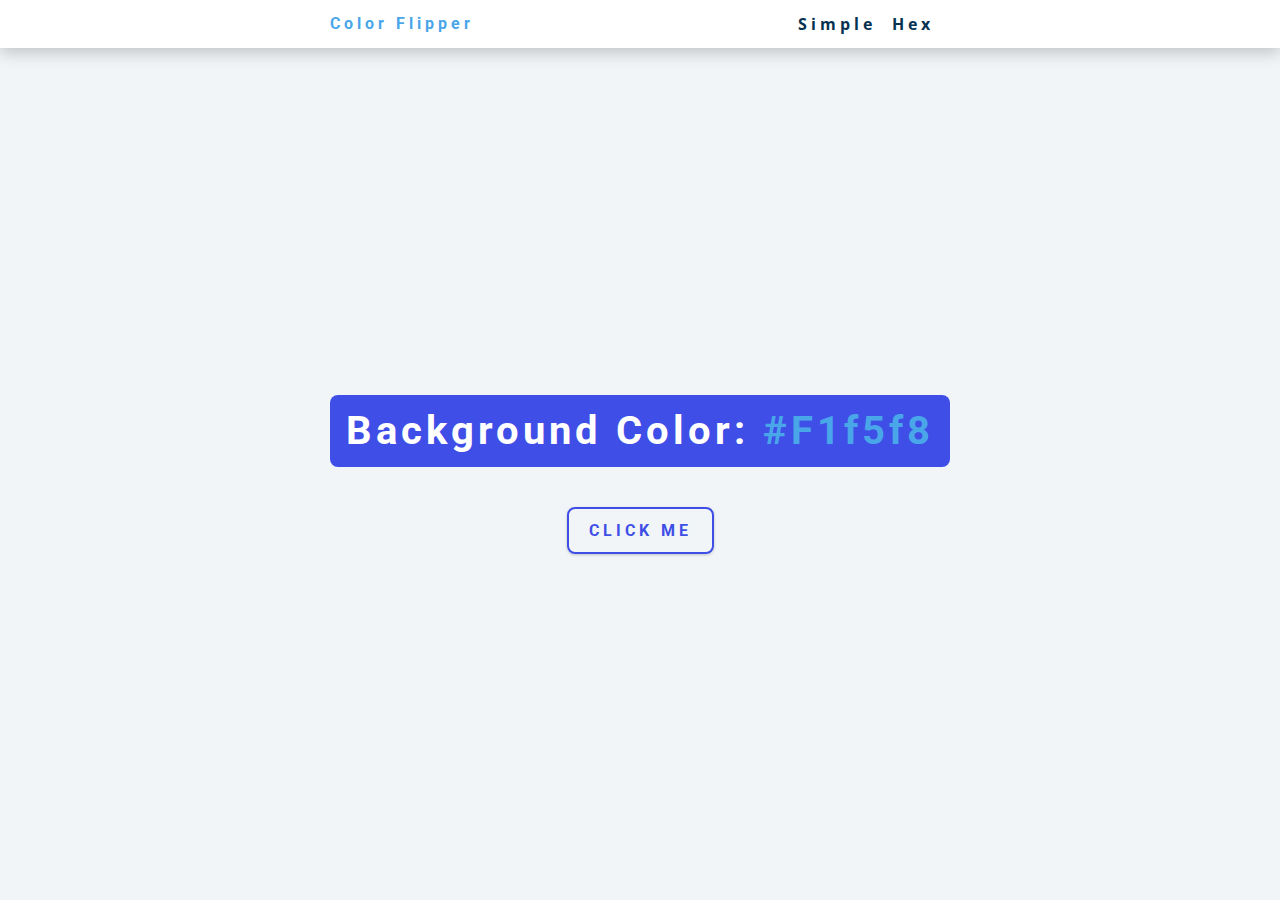
<file: backgroundColorFlipper/index.html>
<!DOCTYPE html>
<html lang="en">
  <head>
    <meta charset="UTF-8" />
    <meta name="viewport" content="width=device-width, initial-scale=1.0" />
    <title>Color Flipper || Simple</title>
    <!-- styles -->
    <link rel="stylesheet" href="styles.css" />
  </head>
  <body>
    <nav>
      <div class="nav-center">
        <h4>color Flipper</h4>
        <ul class="nav-links">
          <li>
            <a href="index.html">Simple</a>
          </li>
          <li>
            <a href="hex.html">hex</a>
          </li>
        </ul>
      </div>
    </nav>
    <main>
      <div class="container">
        <h2>background color: <span class="color">#f1f5f8</span></h2>
        <button class="btn btn-hero" id="btn">click me</button>
      </div>
    </main>
    <!-- javascript -->
    <script src="app.js"></script>
  </body>
</html>
</file>
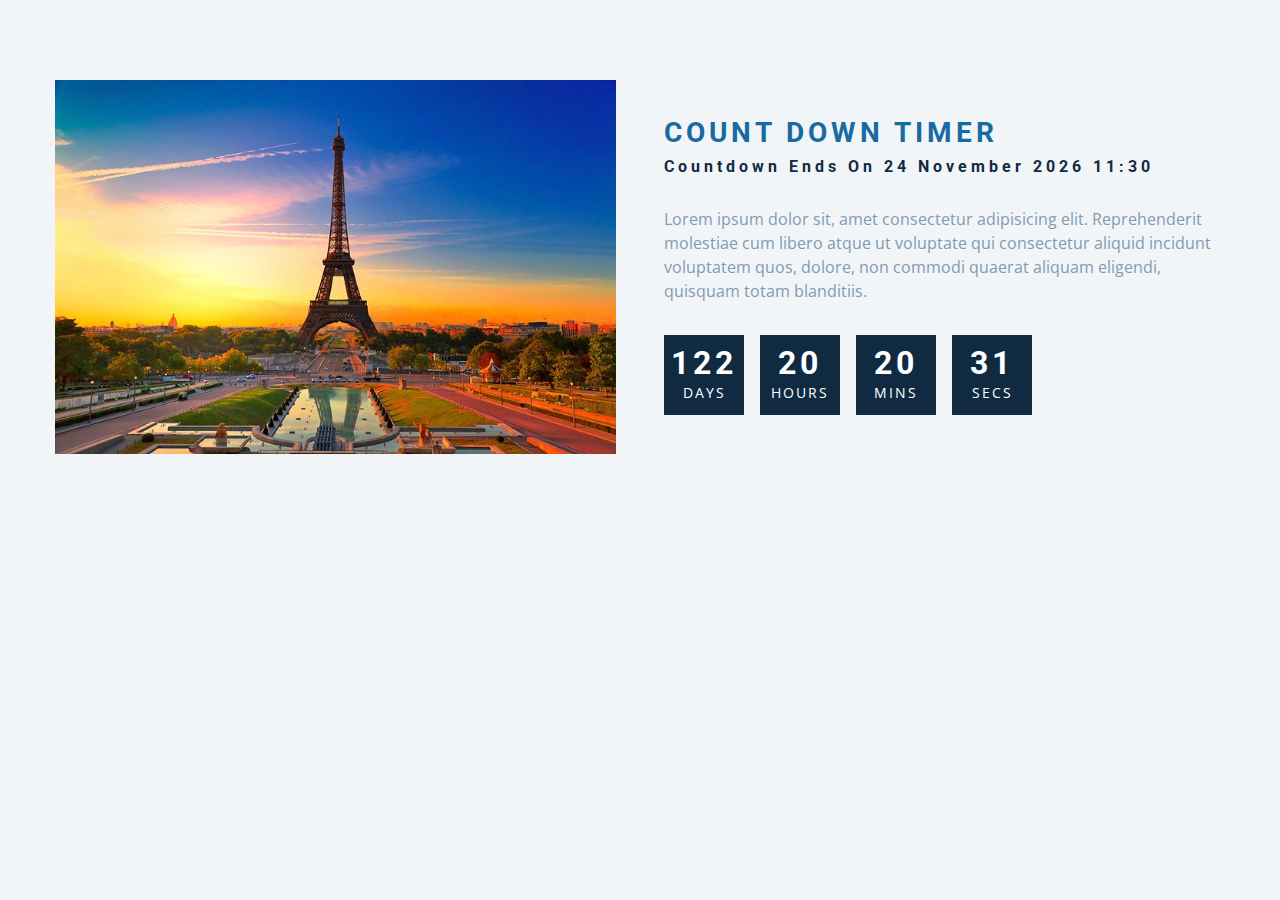
<file: count-down-timer/index.html>
<!DOCTYPE html>
<html lang="en">
  <head>
    <meta charset="UTF-8" />
    <meta name="viewport" content="width=device-width, initial-scale=1.0" />
    <title>Countdown</title>

    <!-- styles -->
    <link rel="stylesheet" href="styles.css" />
  </head>
  <body>
    <section class="section-center">
      <!-- image -->
      <article class="countdown-img">
        <img src="./france-in-pictures-beautiful-places-to-photograph-eiffel-tower.jpg" alt="gift" />
      </article>
      <!-- info -->
      <article class="countdown-info">
        <h3>COUNT DOWN TIMER</h3>
        <h4 class="text">
          This coundown is set for 24th November 2026 
        </h4>
        <p>
          Lorem ipsum dolor sit, amet consectetur adipisicing elit.
          Reprehenderit molestiae cum libero atque ut voluptate qui consectetur
          aliquid incidunt voluptatem quos, dolore, non commodi quaerat aliquam
          eligendi, quisquam totam blanditiis.
        </p>
        <div class="deadline">
          <!-- days -->
          <div class="deadline-format">
            <div>
              <h4 class="days">34</h4>
              <span>days</span>
            </div>
          </div>
          <!-- end of days -->
          <!-- days -->
          <div class="deadline-format">
            <div>
              <h4 class="hours">34</h4>
              <span>hours</span>
            </div>
          </div>
          <!-- end of days -->
          <!-- minutes -->
          <div class="deadline-format">
            <div>
              <h4 class="minutes">34</h4>
              <span>mins</span>
            </div>
          </div>
          <!-- end of days -->
          <!-- minutes -->
          <div class="deadline-format">
            <div>
              <h4 class="seconds">34</h4>
              <span>secs</span>
            </div>
          </div>
          <!-- end of days -->
        </div>
      </article>
    </section>
    <!-- javascript -->
    <script src="app.js"></script>
  </body>
</html>
</file>
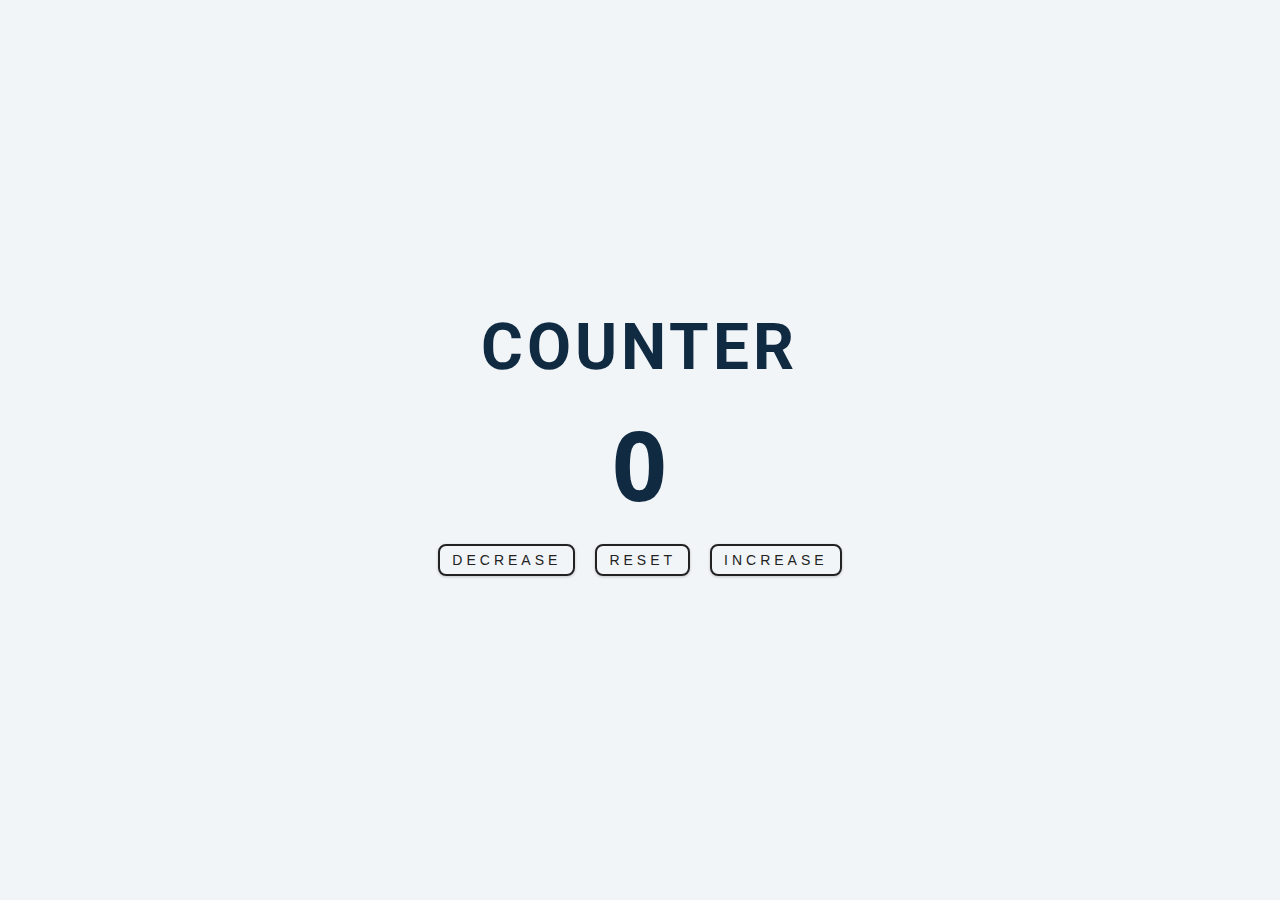
<file: counter/index.html>
<!DOCTYPE html>
<html lang="en">
  <head>
    <meta charset="UTF-8" />
    <meta name="viewport" content="width=device-width, initial-scale=1.0" />
    <title>Counter</title>
    <!-- styles -->
    <link rel="stylesheet" href="styles.css" />
  </head>
  <body>
    <main>
      <div class="container">
        <h1>COUNTER</h1>
        <span id="value">0</span>
        <div class="button-container">
            <button class="btn decrease">decrease</button>
            <button class="btn reset">reset</button>
            <button class="btn increase">increase</button>
            <!--<button class="btnd">decrease</button>
            <button class="btnr">reset</button>
            <button class="btni">increase</button>-->
          </div>
        </main>
    <!-- javascript -->
    <script src="app.js"></script>
  </body>
</html>
</file>
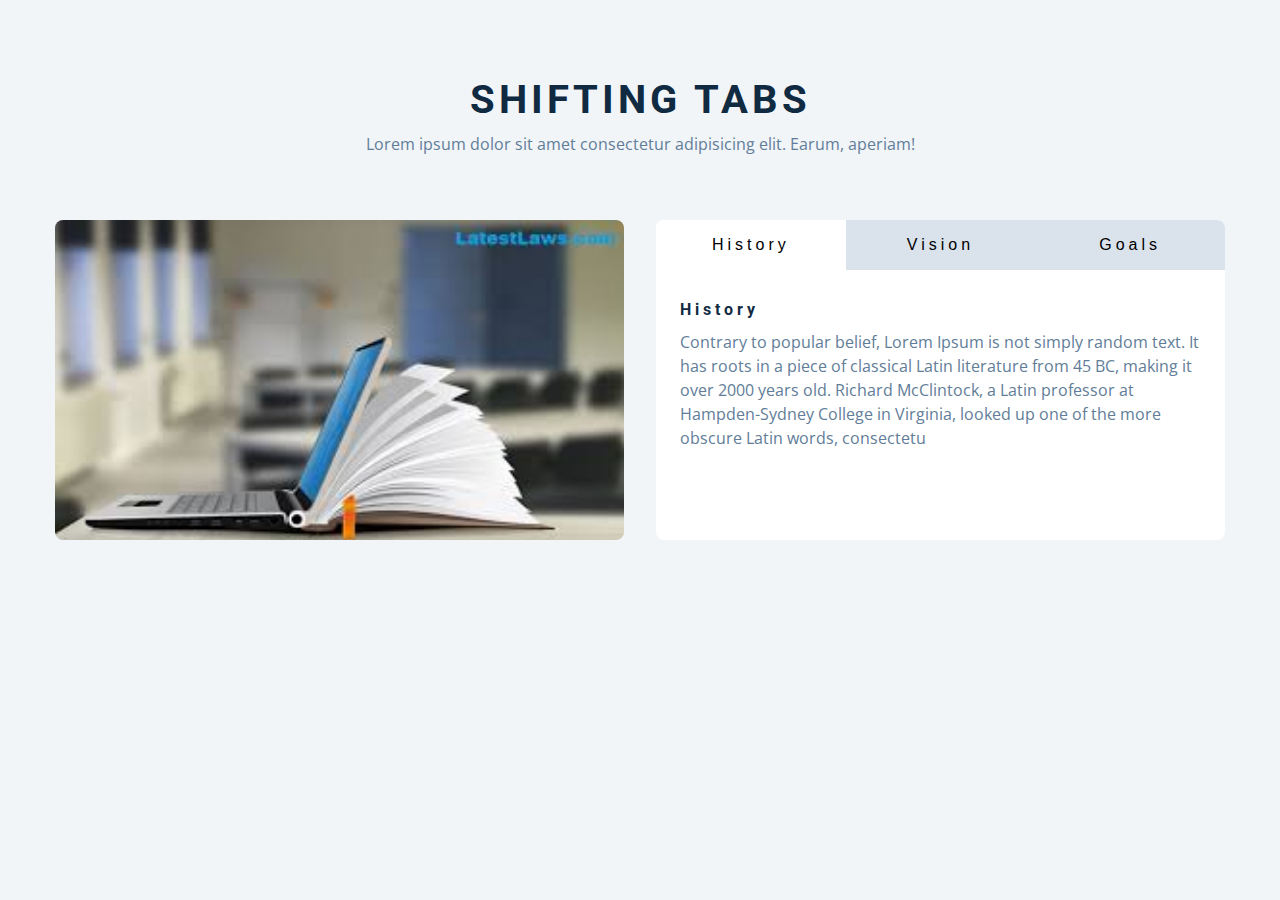
<file: shifting-tabs/index.html>
<!DOCTYPE html>
<html lang="en">
  <head>
    <meta charset="UTF-8" />
    <meta name="viewport" content="width=device-width, initial-scale=1.0" />
    <title>Tabs</title>

    <!-- styles -->
    <link rel="stylesheet" href="styles.css" />
  </head>
  <body>
    <section class="section">
      <div class="title">
        <h2>SHIFTING TABS</h2>
        <p>
          Lorem ipsum dolor sit amet consectetur adipisicing elit. Earum,
          aperiam!
        </p>
      </div>

      <div class="about-center section-center">
        <article class="about-img">
          <img src="./images.jpg" alt="" />
        </article>
        <article class="about">
          <!-- btn container -->
          <div class="btn-container">
            <button class="tab-btn active" data-id="history">history</button>
            <button class="tab-btn" data-id="vision">vision</button>
            <button class="tab-btn" data-id="goals">goals</button>
          </div>
          <div class="about-content">
            <!-- single item -->
            <div class="content active" id="history">
              <h4>history</h4>
              <p>
                Contrary to popular belief, Lorem Ipsum is not simply random text. It has roots in a piece of classical Latin literature from 45 BC, making it over 2000 years old. Richard McClintock, a Latin professor at Hampden-Sydney College in Virginia, looked up one of the more obscure Latin words, consectetu
              </p>
            </div>
            <!-- end of single item -->
            <!-- single item -->
            <div class="content" id="vision">
              <h4>vision</h4>
              <p>
                There are many variations of passages of Lorem Ipsum available, but the majority have suffered alteration in some form, by injected humour, or randomised words which don't look even slightly believable. If you are going to use a passage of Lorem Ipsum
              </p>
              
            </div>
            <!-- end of single item -->
            <!-- single item -->
            <div class="content" id="goals">
              <h4>goals</h4>
              <p>
                Lorem Ipsum is simply dummy text of the printing and typesetting industry. Lorem Ipsum has been the industry's standard dummy text ever since the 1500s, when an unknown printer took a galley of type and scrambled it to make a type specimen book.
              </p>
            </div>
            <!-- end of single item -->
          </div>
        </article>
      </div>
    </section>
    <!-- javascript -->
    <script src="app.js"></script>
  </body>
</html>
</file>
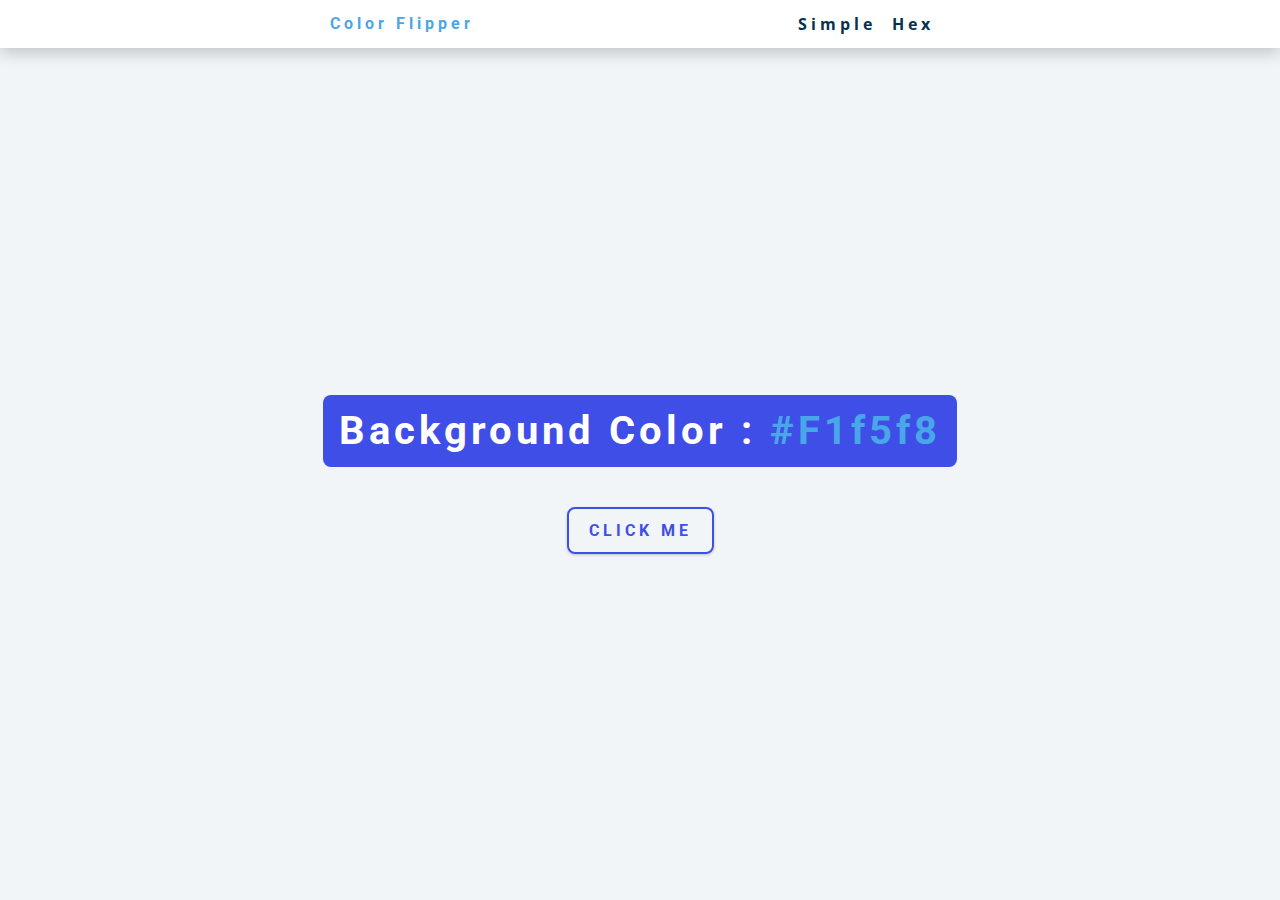
<file: backgroundColorFlipper/hex.html>
<!DOCTYPE html>
<html lang="en">
  <head>
    <meta charset="UTF-8" />
    <meta name="viewport" content="width=device-width, initial-scale=1.0" />
    <title>
      Color Flipper || Simple
    </title>
    <!-- styles -->
    <link rel="stylesheet" href="styles.css" />
  </head>

  <body>
    <nav>
      <div class="nav-center">
        <h4>color flipper</h4>
        <ul class="nav-links">
          <li><a href="index.html">simple</a></li>
          <li><a href="hex.html">hex</a></li>
        </ul>
      </div>
    </nav>
    <main>
      <div class="container">
        <h2>background color : <span class="color">#f1f5f8</span></h2>
        <button class="btn btn-hero" id="btn">click me</button>
      </div>
    </main>
    <!-- javascript -->
    <script src="hex.js"></script>
  </body>
</html>
</file>
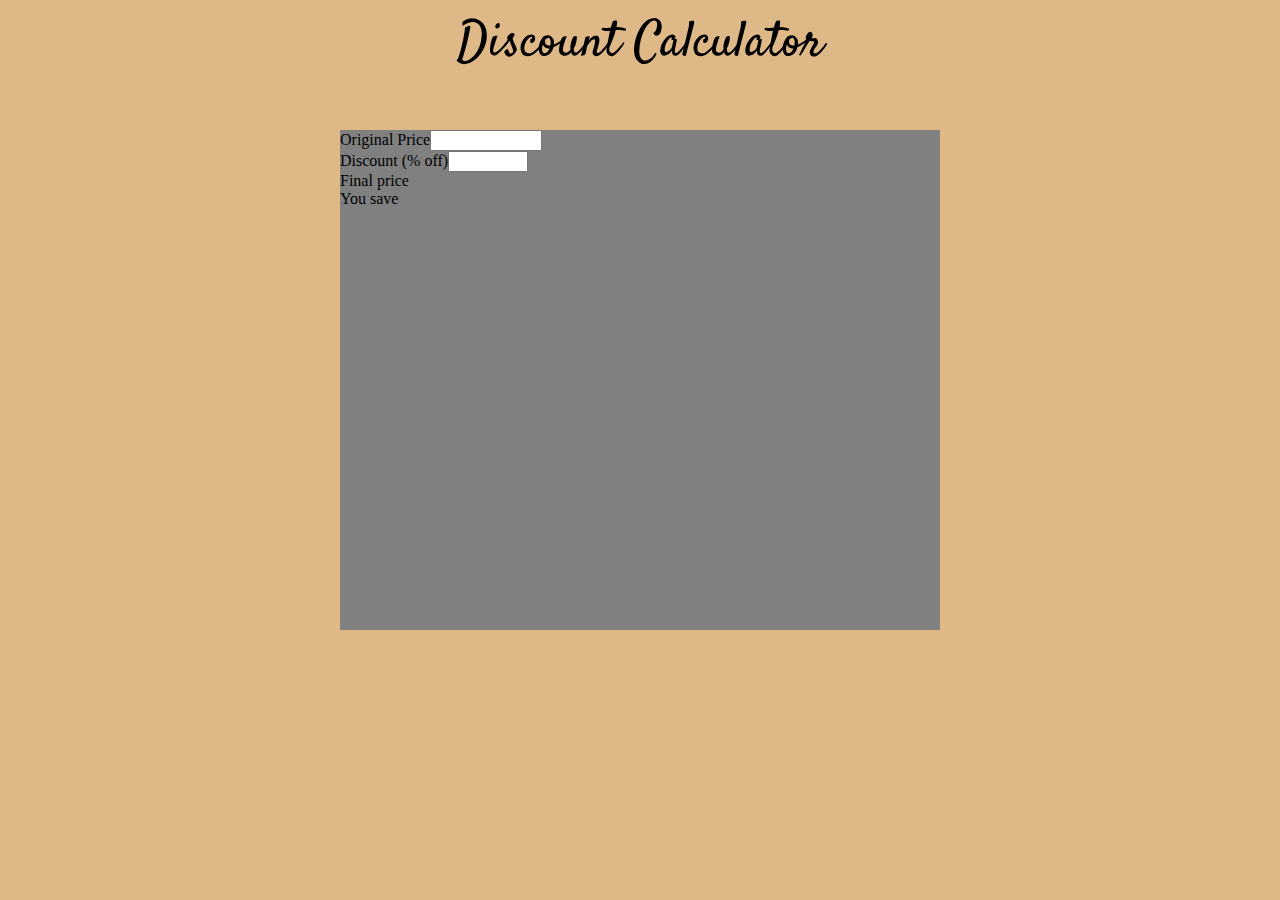
<file: discount-calculator/discountCalculator.html>
<html lang="en">
<head>
    <meta charset="UTF-8">
    <meta name="viewport" content="width=device-width, initial-scale=1.0">
    <title>Discount Calculator</title>
    <link rel="stylesheet" href="discountCalculator.css">
    <link href="https://fonts.googleapis.com/css?family=Satisfy&display=swap" rel="stylesheet">
</head>
<body>
    <p id="title">Discount Calculator</p>
    <div class="calculatorBody">
        <div class="box">
            Original Price<span><input min="1" max="100000000" type ="number" id="op" onchange="compute()"/></span><!--op for original price and dp for discount percentage, fp for final price-->
        </div>
        <div class="box">
            Discount  (% off)<span><input min="1" max="100" step=".1" type ="number" id="dp" onchange="compute()"></span>
        </div>
        <div class ="box">
            Final price<span id="fp"></span>
        </div>
        <div class="box">
            You save <span id="result"></span>
        </div>
    </div>
    <script src="discountCalculator.js"></script>
</body>
</html>
</file>
<file: backgroundColorFlipper/styles.css>
/*
=============== 
Fonts
===============
*/
@import url("https://fonts.googleapis.com/css?family=Open+Sans|Roboto:400,700&display=swap");

/*
=============== 
Variables
===============
*/

:root {
  /* dark shades of primary color*/
  --clr-primary-1: hsl(205, 86%, 17%);
  --clr-primary-2: hsl(205, 77%, 27%);
  --clr-primary-3: hsl(205, 72%, 37%);
  --clr-primary-4: hsl(205, 63%, 48%);
  /* primary/main color */
  --clr-primary-5: hsl(205, 78%, 60%);
  /* lighter shades of primary color */
  --clr-primary-6: hsl(205, 89%, 70%);
  --clr-primary-7: hsl(205, 90%, 76%);
  --clr-primary-8: hsl(205, 86%, 81%);
  --clr-primary-9: hsl(205, 90%, 88%);
  --clr-primary-10: hsl(205, 100%, 96%);
  /* darkest grey - used for headings */
  --clr-grey-1: hsl(209, 61%, 16%);
  --clr-grey-2: hsl(211, 39%, 23%);
  --clr-grey-3: hsl(209, 34%, 30%);
  --clr-grey-4: hsl(209, 28%, 39%);
  /* grey used for paragraphs */
  --clr-grey-5: hsl(210, 22%, 49%);
  --clr-grey-6: hsl(209, 23%, 60%);
  --clr-grey-7: hsl(211, 27%, 70%);
  --clr-grey-8: hsl(210, 31%, 80%);
  --clr-grey-9: hsl(212, 33%, 89%);
  --clr-grey-10: hsl(206, 33%, 96%);
  --clr-white: #fff;
  --clr-red-dark: hsl(360, 67%, 44%);
  --clr-red-light: hsl(360, 71%, 66%);
  --clr-green-dark: hsl(125, 67%, 44%);
  --clr-green-light: hsl(125, 71%, 66%);
  --clr-black: rgb(62, 78, 230);
  --ff-primary: "Roboto", sans-serif;
  --ff-secondary: "Open Sans", sans-serif;
  --transition: all 0.3s linear;
  --spacing: 0.25rem;
  --radius: 0.5rem;
  --light-shadow: 0 5px 15px rgba(0, 0, 0, 0.1);
  --dark-shadow: 0 5px 15px rgba(0, 0, 0, 0.2);
  --max-width: 1170px;
  --fixed-width: 620px;
}
/*
=============== 
Global Styles
===============
*/

*,
::after,
::before {
  margin: 0;
  padding: 0;
  box-sizing: border-box;
}
body {
  font-family: var(--ff-secondary);
  background: var(--clr-grey-10);
  color: var(--clr-grey-1);
  line-height: 1.5;
  font-size: 0.875rem;
}
ul {
  list-style-type: none;
}
a {
  text-decoration: none;
}
img:not(.nav-logo) {
  width: 100%;
  display: block;
}

h1,
h2,
h3,
h4 {
  letter-spacing: var(--spacing);
  text-transform: capitalize;
  line-height: 1.25;
  margin-bottom: 0.75rem;
  font-family: var(--ff-primary);
}
h1 {
  font-size: 3rem;
}
h2 {
  font-size: 2rem;
}
h3 {
  font-size: 1.25rem;
}
h4 {
  font-size: 0.875rem;
}
p {
  margin-bottom: 1.25rem;
  color: var(--clr-grey-5);
}
@media screen and (min-width: 800px) {
  h1 {
    font-size: 4rem;
  }
  h2 {
    font-size: 2.5rem;
  }
  h3 {
    font-size: 1.75rem;
  }
  h4 {
    font-size: 1rem;
  }
  body {
    font-size: 1rem;
  }
  h1,
  h2,
  h3,
  h4 {
    line-height: 1;
  }
}
/*  global classes */

.btn {
  font-family: var(--ff-primary);
  text-transform: uppercase;
  background: transparent;
  color: var(--clr-black);
  padding: 0.375rem 0.75rem;
  letter-spacing: var(--spacing);
  display: inline-block;
  font-weight: 700;
  transition: var(--transition);
  font-size: 0.875rem;
  border: 2px solid var(--clr-black);
  cursor: pointer;
  box-shadow: 0 1px 3px rgba(0, 0, 0, 0.2);
  border-radius: var(--radius);
}
.btn:hover {
  color: var(--clr-white);
  background: var(--clr-black);
}
.btn-hero {
  font-size: 1rem;
  padding: 0.75rem 1.25rem;
}
/* section */
.section {
  padding: 5rem 0;
}

.section-center {
  width: 90vw;
  margin: 0 auto;
  max-width: 1170px;
}
@media screen and (min-width: 992px) {
  .section-center {
    width: 95vw;
  }
}
/*
=============== 
Nav
===============
*/
nav {
  background: var(--clr-white);
  height: 3rem;
  display: grid;
  align-items: center;
  box-shadow: var(--dark-shadow);
}
.nav-center {
  width: 90vw;
  max-width: var(--fixed-width);
  margin: 0 auto;
  display: flex;
  align-items: center;
  justify-content: space-between;
}
.nav-center h4 {
  margin-bottom: 0;
  color: var(--clr-primary-5);
}
.nav-links {
  display: flex;
}
nav a {
  text-transform: capitalize;
  font-weight: 700;
  font-size: 1rem;
  color: var(--clr-primary-1);
  letter-spacing: var(--spacing);
  margin-right: 1rem;
}
nav a:hover {
  color: var(--clr-primary-5);
}
/*
=============== 
Container
===============
*/
main {
  min-height: calc(100vh - 3rem);
  display: grid;
  place-items: center;
}
.container {
  text-align: center;
}
.container h2 {
  background: var(--clr-black);
  color: var(--clr-white);
  padding: 1rem;
  border-radius: var(--radius);
  margin-bottom: 2.5rem;
}
.color {
  color: var(--clr-primary-5);
}
</file>
<file: count-down-timer/styles.css>
/*
=============== 
Fonts
===============
*/
@import url("https://fonts.googleapis.com/css?family=Open+Sans|Roboto:400,700&display=swap");

/*
=============== 
Variables
===============
*/

:root {
  /* dark shades of primary color*/
  --clr-primary-1: hsl(205, 86%, 17%);
  --clr-primary-2: hsl(205, 77%, 27%);
  --clr-primary-3: hsl(205, 72%, 37%);
  --clr-primary-4: hsl(205, 63%, 48%);
  /* primary/main color */
  --clr-primary-5: #49a6e9;
  /* lighter shades of primary color */
  --clr-primary-6: hsl(205, 89%, 70%);
  --clr-primary-7: hsl(205, 90%, 76%);
  --clr-primary-8: hsl(205, 86%, 81%);
  --clr-primary-9: hsl(205, 90%, 88%);
  --clr-primary-10: hsl(205, 100%, 96%);
  /* darkest grey - used for headings */
  --clr-grey-1: hsl(209, 61%, 16%);
  --clr-grey-2: hsl(211, 39%, 23%);
  --clr-grey-3: hsl(209, 34%, 30%);
  --clr-grey-4: hsl(209, 28%, 39%);
  /* grey used for paragraphs */
  --clr-grey-5: hsl(210, 22%, 49%);
  --clr-grey-6: hsl(209, 23%, 60%);
  --clr-grey-7: hsl(211, 27%, 70%);
  --clr-grey-8: hsl(210, 31%, 80%);
  --clr-grey-9: hsl(212, 33%, 89%);
  --clr-grey-10: hsl(210, 36%, 96%);
  --clr-white: #fff;
  --clr-red-dark: hsl(360, 67%, 44%);
  --clr-red-light: hsl(360, 71%, 66%);
  --clr-green-dark: hsl(125, 67%, 44%);
  --clr-green-light: hsl(125, 71%, 66%);
  --clr-black: #222;
  --clr-gold: #c59d5f;
  --ff-primary: "Roboto", sans-serif;
  --ff-secondary: "Open Sans", sans-serif;
  --transition: all 0.3s linear;
  --spacing: 0.25rem;
  --radius: 0.5rem;
  --light-shadow: 0 5px 15px rgba(0, 0, 0, 0.1);
  --dark-shadow: 0 5px 15px rgba(0, 0, 0, 0.2);
  --max-width: 1170px;
  --fixed-width: 620px;
}
/*
=============== 
Global Styles
===============
*/

*,
::after,
::before {
  margin: 0;
  padding: 0;
  box-sizing: border-box;
}
body {
  font-family: var(--ff-secondary);
  background: var(--clr-grey-10);
  color: var(--clr-grey-1);
  line-height: 1.5;
  font-size: 0.875rem;
}
ul {
  list-style-type: none;
}
a {
  text-decoration: none;
}
img:not(.logo) {
  width: 100%;
}
img {
  display: block;
}

h1,
h2,
h3,
h4 {
  letter-spacing: var(--spacing);
  text-transform: capitalize;
  line-height: 1.25;
  margin-bottom: 0.75rem;
  font-family: var(--ff-primary);
}
h1 {
  font-size: 3rem;
}
h2 {
  font-size: 2rem;
}
h3 {
  font-size: 1.25rem;
}
h4 {
  font-size: 0.875rem;
}
p {
  margin-bottom: 1.25rem;
  color: var(--clr-grey-5);
}
@media screen and (min-width: 800px) {
  h1 {
    font-size: 4rem;
  }
  h2 {
    font-size: 2.5rem;
  }
  h3 {
    font-size: 1.75rem;
  }
  h4 {
    font-size: 1rem;
  }
  body {
    font-size: 1rem;
  }
  h1,
  h2,
  h3,
  h4 {
    line-height: 1;
  }
}
/*  global classes */

.btn {
  text-transform: uppercase;
  background: transparent;
  color: var(--clr-black);
  padding: 0.375rem 0.75rem;
  letter-spacing: var(--spacing);
  display: inline-block;
  transition: var(--transition);
  font-size: 0.875rem;
  border: 2px solid var(--clr-black);
  cursor: pointer;
  box-shadow: 0 1px 3px rgba(0, 0, 0, 0.2);
  border-radius: var(--radius);
}
.btn:hover {
  color: var(--clr-white);
  background: var(--clr-black);
}
/* section */
.section {
  padding: 5rem 0;
}

.section-center {
  width: 90vw;
  margin: 5rem auto;
  max-width: 1170px;
}

main {
  min-height: 100vh;
  display: grid;
  place-items: center;
}
/*
=============== 
Countdown Timer
===============
*/
.countdown-img {
  margin-bottom: 2rem;
}
.countdown-info h3 {
  text-transform: uppercase;
  color: var(--clr-primary-3);
}
.countdown-info p {
  color: var(--clr-grey-6);
}
.date {
  color: var(--clr-grey-5);
  font-size: 0.85rem;
}
@media screen and (min-width: 992px) {
  .section-center {
    display: grid;
    grid-template-columns: 1fr 1fr;
    place-items: center;
    gap: 3rem;
    width: 95vw;
  }
  .countdown-img {
    margin-bottom: 0;
  }
}
.countdown-info p {
  margin: 2rem 0;
}
.deadline {
  display: flex;
}
.deadline-format {
  background: var(--clr-grey-1);
  color: var(--clr-white);
  margin-right: 1rem;
  width: 5rem;
  height: 5rem;
  display: grid;
  place-items: center;
  text-align: center;
}
.deadline-format span {
  display: block;
  text-transform: uppercase;
  letter-spacing: 2px;
  font-size: 0.85rem;
}
.deadline h4:not(.expired) {
  font-size: 2rem;
  margin-bottom: 0.25rem;
  letter-spacing: var(--spacing);
}
</file>
<file: counter/styles.css>
/*
=============== 
Fonts
===============
*/
@import url("https://fonts.googleapis.com/css?family=Open+Sans|Roboto:400,700&display=swap");

/*
=============== 
Variables
===============
*/

:root {
  /* dark shades of primary color*/
  --clr-primary-1: hsl(205, 86%, 17%);
  --clr-primary-2: hsl(205, 77%, 27%);
  --clr-primary-3: hsl(205, 72%, 37%);
  --clr-primary-4: hsl(205, 63%, 48%);
  /* primary/main color */
  --clr-primary-5: hsl(205, 78%, 60%);
  /* lighter shades of primary color */
  --clr-primary-6: hsl(205, 89%, 70%);
  --clr-primary-7: hsl(205, 90%, 76%);
  --clr-primary-8: hsl(205, 86%, 81%);
  --clr-primary-9: hsl(205, 90%, 88%);
  --clr-primary-10: hsl(205, 100%, 96%);
  /* darkest grey - used for headings */
  --clr-grey-1: hsl(209, 61%, 16%);
  --clr-grey-2: hsl(211, 39%, 23%);
  --clr-grey-3: hsl(209, 34%, 30%);
  --clr-grey-4: hsl(209, 28%, 39%);
  /* grey used for paragraphs */
  --clr-grey-5: hsl(210, 22%, 49%);
  --clr-grey-6: hsl(209, 23%, 60%);
  --clr-grey-7: hsl(211, 27%, 70%);
  --clr-grey-8: hsl(210, 31%, 80%);
  --clr-grey-9: hsl(212, 33%, 89%);
  --clr-grey-10: hsl(210, 36%, 96%);
  --clr-white: #fff;
  --clr-red-dark: hsl(360, 67%, 44%);
  --clr-red-light: hsl(360, 71%, 66%);
  --clr-green-dark: hsl(125, 67%, 44%);
  --clr-green-light: hsl(125, 71%, 66%);
  --clr-black: #222;
  --ff-primary: "Roboto", sans-serif;
  --ff-secondary: "Open Sans", sans-serif;
  --transition: all 0.3s linear;
  --spacing: 0.25rem;
  --radius: 0.5rem;
  --light-shadow: 0 5px 15px rgba(0, 0, 0, 0.1);
  --dark-shadow: 0 5px 15px rgba(0, 0, 0, 0.2);
  --max-width: 1170px;
  --fixed-width: 620px;
}
/*
=============== 
Global Styles
===============
*/

*,
::after,
::before {
  margin: 0;
  padding: 0;
  box-sizing: border-box;
}
body {
  font-family: var(--ff-secondary);
  background: var(--clr-grey-10);
  color: var(--clr-grey-1);
  line-height: 1.5;
  font-size: 0.875rem;
}
ul {
  list-style-type: none;
}
a {
  text-decoration: none;
}
img:not(.nav-logo) {
  width: 100%;
  display: block;
}

h1,
h2,
h3,
h4 {
  letter-spacing: var(--spacing);
  text-transform: capitalize;
  line-height: 1.25;
  margin-bottom: 0.75rem;
  font-family: var(--ff-primary);
}
h1 {
  font-size: 3rem;
}
h2 {
  font-size: 2rem;
}
h3 {
  font-size: 1.25rem;
}
h4 {
  font-size: 0.875rem;
}
p {
  margin-bottom: 1.25rem;
  color: var(--clr-grey-5);
}
@media screen and (min-width: 800px) {
  h1 {
    font-size: 4rem;
  }
  h2 {
    font-size: 2.5rem;
  }
  h3 {
    font-size: 1.75rem;
  }
  h4 {
    font-size: 1rem;
  }
  body {
    font-size: 1rem;
  }
  h1,
  h2,
  h3,
  h4 {
    line-height: 1;
  }
}
/*  global classes */

.btn {
  text-transform: uppercase;
  background: transparent;
  color: var(--clr-black);
  padding: 0.375rem 0.75rem;
  letter-spacing: var(--spacing);
  display: inline-block;
  transition: var(--transition);
  font-size: 0.875rem;
  border: 2px solid var(--clr-black);
  cursor: pointer;
  box-shadow: 0 1px 3px rgba(0, 0, 0, 0.2);
  border-radius: var(--radius);
}
.btn:hover {
  color: var(--clr-white);
  background: var(--clr-black);
}
/* section */
.section {
  padding: 5rem 0;
}

.section-center {
  width: 90vw;
  margin: 0 auto;
  max-width: 1170px;
}
@media screen and (min-width: 992px) {
  .section-center {
    width: 95vw;
  }
}
/*
=============== 
Counter
===============
*/

main {
  min-height: 100vh;
  display: grid;
  place-items: center;
}
.container {
  text-align: center;
}
#value {
  font-size: 6rem;
  font-weight: bold;
}
.btn {
  margin: 0.5rem;
}
</file>
<file: shifting-tabs/styles.css>
/*
=============== 
Fonts
===============
*/
@import url("https://fonts.googleapis.com/css?family=Open+Sans|Roboto:400,700&display=swap");

/*
=============== 
Variables
===============
*/

:root {
  /* dark shades of primary color*/
  --clr-primary-1: hsl(205, 86%, 17%);
  --clr-primary-2: hsl(205, 77%, 27%);
  --clr-primary-3: hsl(205, 72%, 37%);
  --clr-primary-4: hsl(205, 63%, 48%);
  /* primary/main color */
  --clr-primary-5: #49a6e9;
  /* lighter shades of primary color */
  --clr-primary-6: hsl(205, 89%, 70%);
  --clr-primary-7: hsl(205, 90%, 76%);
  --clr-primary-8: hsl(205, 86%, 81%);
  --clr-primary-9: hsl(205, 90%, 88%);
  --clr-primary-10: hsl(205, 100%, 96%);
  /* darkest grey - used for headings */
  --clr-grey-1: hsl(209, 61%, 16%);
  --clr-grey-2: hsl(211, 39%, 23%);
  --clr-grey-3: hsl(209, 34%, 30%);
  --clr-grey-4: hsl(209, 28%, 39%);
  /* grey used for paragraphs */
  --clr-grey-5: hsl(210, 22%, 49%);
  --clr-grey-6: hsl(209, 23%, 60%);
  --clr-grey-7: hsl(211, 27%, 70%);
  --clr-grey-8: hsl(210, 31%, 80%);
  --clr-grey-9: hsl(212, 33%, 89%);
  --clr-grey-10: hsl(210, 36%, 96%);
  --clr-white: #fff;
  --clr-red-dark: hsl(360, 67%, 44%);
  --clr-red-light: hsl(360, 71%, 66%);
  --clr-green-dark: hsl(125, 67%, 44%);
  --clr-green-light: hsl(125, 71%, 66%);
  --clr-black: #222;
  --ff-primary: "Roboto", sans-serif;
  --ff-secondary: "Open Sans", sans-serif;
  --transition: all 0.3s linear;
  --spacing: 0.25rem;
  --radius: 0.5rem;
  --light-shadow: 0 5px 15px rgba(0, 0, 0, 0.1);
  --dark-shadow: 0 5px 15px rgba(0, 0, 0, 0.2);
  --max-width: 1170px;
  --fixed-width: 620px;
}
/*
=============== 
Global Styles
===============
*/

*,
::after,
::before {
  margin: 0;
  padding: 0;
  box-sizing: border-box;
}
body {
  font-family: var(--ff-secondary);
  background: var(--clr-grey-10);
  color: var(--clr-grey-1);
  line-height: 1.5;
  font-size: 0.875rem;
}
ul {
  list-style-type: none;
}
a {
  text-decoration: none;
}
img:not(.logo) {
  width: 100%;
}
img {
  display: block;
}

h1,
h2,
h3,
h4 {
  letter-spacing: var(--spacing);
  text-transform: capitalize;
  line-height: 1.25;
  margin-bottom: 0.75rem;
  font-family: var(--ff-primary);
}
h1 {
  font-size: 3rem;
}
h2 {
  font-size: 2rem;
}
h3 {
  font-size: 1.25rem;
}
h4 {
  font-size: 0.875rem;
}
p {
  margin-bottom: 1.25rem;
  color: var(--clr-grey-5);
}
@media screen and (min-width: 800px) {
  h1 {
    font-size: 4rem;
  }
  h2 {
    font-size: 2.5rem;
  }
  h3 {
    font-size: 1.75rem;
  }
  h4 {
    font-size: 1rem;
  }
  body {
    font-size: 1rem;
  }
  h1,
  h2,
  h3,
  h4 {
    line-height: 1;
  }
}
/*  global classes */

.btn {
  text-transform: uppercase;
  background: transparent;
  color: var(--clr-black);
  padding: 0.375rem 0.75rem;
  letter-spacing: var(--spacing);
  display: inline-block;
  transition: var(--transition);
  font-size: 0.875rem;
  border: 2px solid var(--clr-black);
  cursor: pointer;
  box-shadow: 0 1px 3px rgba(0, 0, 0, 0.2);
  border-radius: var(--radius);
}
.btn:hover {
  color: var(--clr-white);
  background: var(--clr-black);
}
/* section */
.section {
  padding: 5rem 0;
}

.section-center {
  width: 90vw;
  margin: 0 auto;
  max-width: 1170px;
}
@media screen and (min-width: 992px) {
  .section-center {
    width: 95vw;
  }
}
main {
  min-height: 100vh;
  display: grid;
  place-items: center;
}
/*
=============== 
About
===============
*/
.title {
  text-align: center;
  margin-bottom: 4rem;
}
.title p {
  width: 80%;
  margin: 0 auto;
}

.about-img {
  margin-bottom: 2rem;
}
.about-img img {
  border-radius: var(--radius);
  object-fit: cover;
  height: 20rem;
}
@media screen and (min-width: 992px) {
  .about-img {
    margin-bottom: 0;
  }

  .about-center {
    display: grid;
    grid-template-columns: 1fr 1fr;
    column-gap: 2rem;
  }
}
.about {
  background: var(--clr-white);
  border-radius: var(--radius);
  display: grid;
  grid-template-rows: auto 1fr;
}
.btn-container {
  border-top-left-radius: var(--radius);
  border-top-right-radius: var(--radius);
  display: grid;
  grid-template-columns: 1fr 1fr 1fr;
}
.tab-btn:nth-child(1) {
  border-top-left-radius: var(--radius);
}
.tab-btn:nth-child(3) {
  border-top-right-radius: var(--radius);
}
.tab-btn {
  padding: 1rem 0;
  border: none;
  text-transform: capitalize;
  font-size: 1rem;
  display: block;
  background: var(--clr-grey-9);
  cursor: pointer;
  transition: var(--transition);
  letter-spacing: var(--spacing);
}
.tab-btn:hover:not(.active) {
  background: var(--clr-primary-10);
  color: var(--clr-primary-5);
}
.about-content {
  border-bottom-left-radius: var(--radius);
  border-bottom-right-radius: var(--radius);
  padding: 2rem 1.5rem;
}
/* hide content */
.content {
  display: none;
}
.tab-btn.active {
  background: var(--clr-white);
}
.content.active {
  display: block;
}
</file>
<file: discount-calculator/discountCalculator.css>
*{

}
body{
    background-color: burlywood;
    
}

#title{
    font-size: 50px;
    font-weight: 500;
    font-style: bolder;
    text-align: center;
    font-family: 'Satisfy', cursive;
}

.calculatorBody {
  background-color: gray;
  min-height: 500px;
  width: 600px;
  margin: 40px auto;/*horizontally centered as it is auto*/
  flex-wrap: wrap;
    flex-direction: column;
}
.box{
    height: 22% 100%;
    
}
</file>
